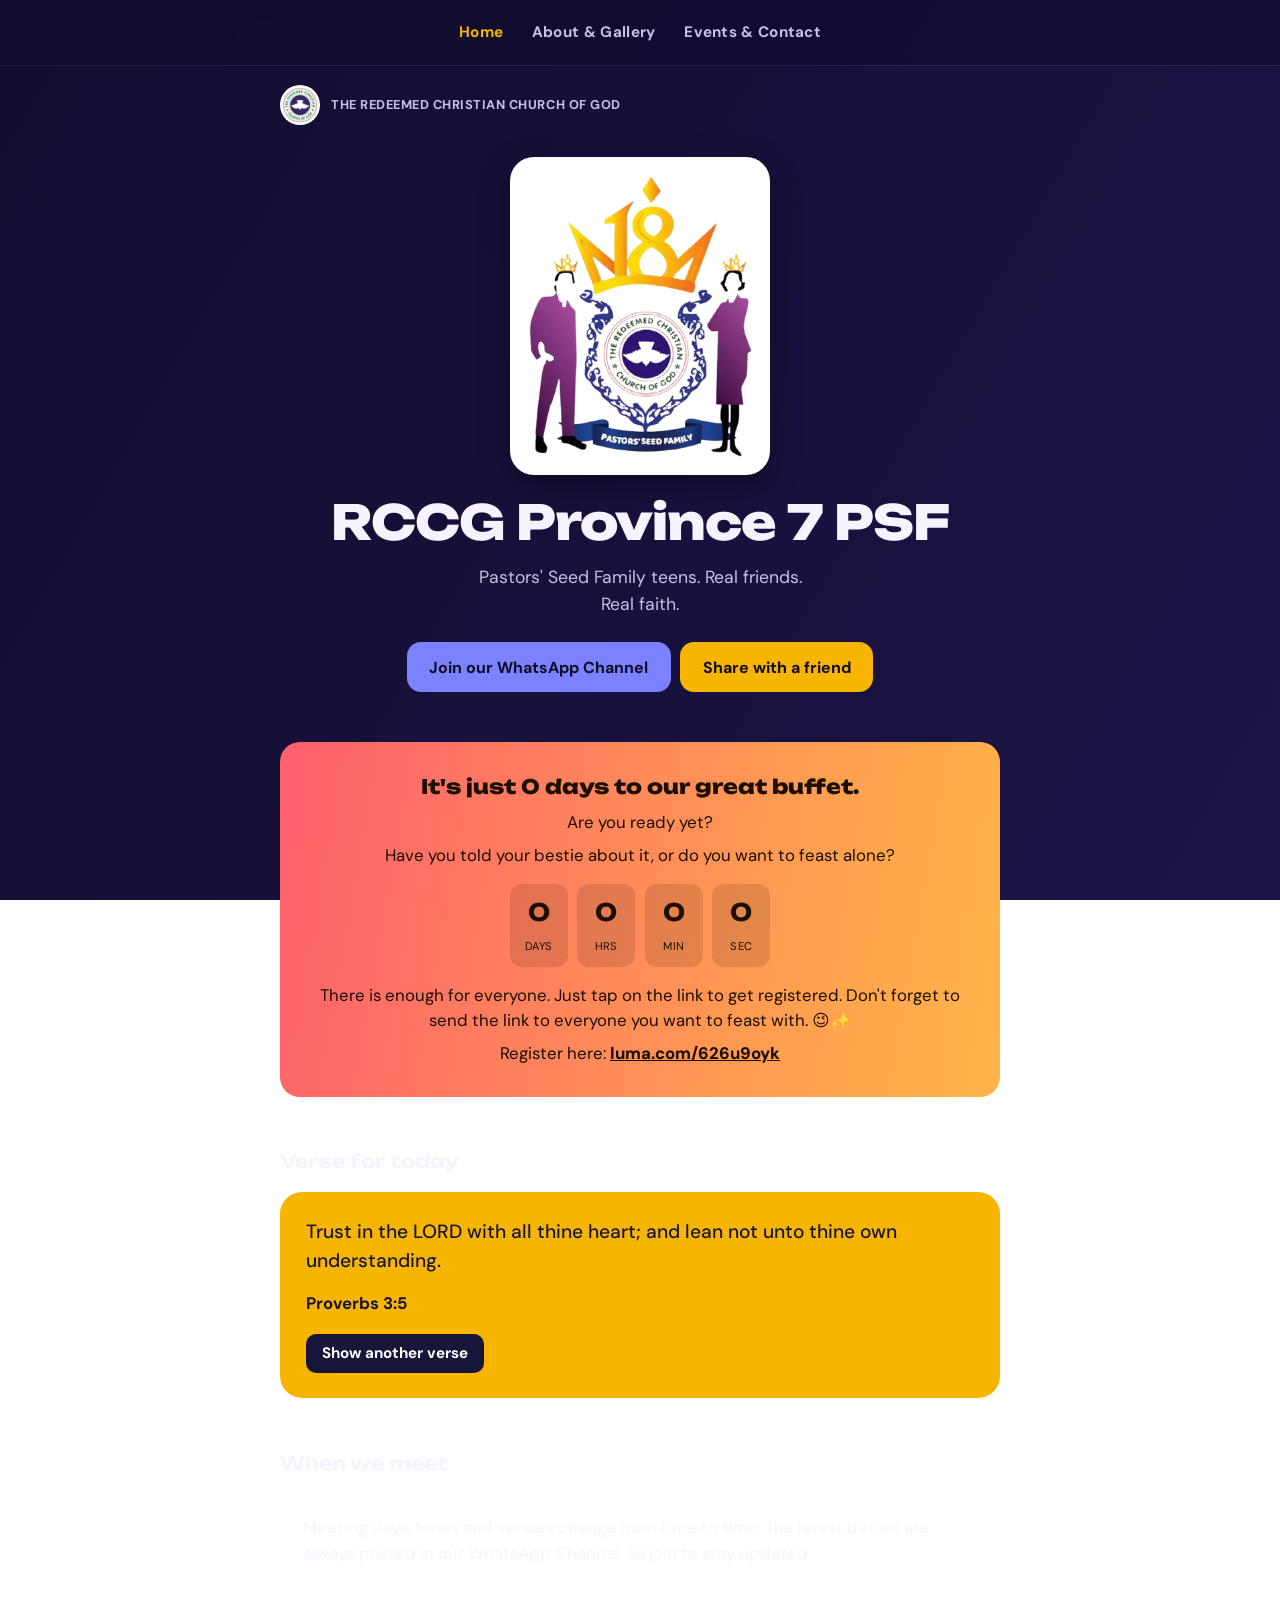
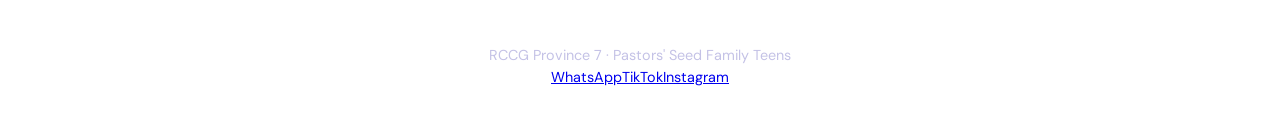
<file: index.html>
<!DOCTYPE html>
<html lang="en">
<head>
<meta charset="utf-8">
<meta name="viewport" content="width=device-width, initial-scale=1, viewport-fit=cover">
<title>RCCG Province 7 PSF</title>
<meta name="description" content="Official page of the RCCG Province 7 Pastors' Seed Family.">
<link href="https://fonts.googleapis.com/css2?family=Unbounded:wght@600;800&family=DM+Sans:wght@400;500;700&display=swap" rel="stylesheet">
<link rel="stylesheet" href="style.css">
</head>
<body>
<div class="bgwave"></div>
<nav><div class="row">
  <a href="index.html" class="active">Home</a>
  <a href="about.html">About &amp; Gallery</a>
  <a href="events.html">Events &amp; Contact</a>
</div></nav>
<div class="wrap">
  <div class="top">
    <img src="[data-uri]" alt="RCCG logo">
    <span>The Redeemed Christian Church of God</span>
  </div>

  <header>
    <img class="logo" src="[data-uri]" alt="Pastors' Seed Family logo with the number 18 and a crown">
    <h1 id="name">RCCG Province 7 PSF</h1>
    <p class="tag">Pastors' Seed Family teens. Real friends. Real faith.</p>
    <div class="row">
      <a class="btn" id="join" href="#" target="_blank" rel="noopener">Join our WhatsApp Channel</a>
      <button class="btn alt" id="share" type="button">Share with a friend</button>
    </div>
  </header>

  <section>
    <div class="announce">
      <p class="lead" id="countline">It's just <span id="daysleft">13 days</span> to our great buffet.</p>
      <p>Are you ready yet?</p>
      <p>Have you told your bestie about it, or do you want to feast alone? </p>
      <div class="countdown" id="countdown"></div>
      <p>There is enough for everyone. Just tap on the link to get registered. Don't forget to send the link to everyone you want to feast with. 😉✨</p>
      <p>Register here: <a href="https://luma.com/626u9oyk" target="_blank" rel="noopener">luma.com/626u9oyk</a></p>
    </div>
  </section>

  <section>
    <h2>Verse for today</h2>
    <div class="verse">
      <q id="vtext"></q>
      <cite id="vref"></cite>
      <button id="next" type="button">Show another verse</button>
    </div>
  </section>

  <section>
    <h2>When we meet</h2>
    <div class="card">
      <p>Meeting days, times and venues change from time to time. The latest details are always posted in our WhatsApp Channel, so join to stay updated.</p>
    </div>
  </section>

  <footer>RCCG Province 7 &middot; Pastors' Seed Family Teens<div class="social"><a href="https://whatsapp.com/channel/0029VbDlhIFJ93wdQyfQ9O46" target="_blank" rel="noopener">WhatsApp</a><a href="https://www.tiktok.com/@rccg.rivers.provi0" target="_blank" rel="noopener">TikTok</a><a href="https://www.instagram.com/rccg_rivers7psf" target="_blank" rel="noopener">Instagram</a></div></footer>
</div>

<script src="site.js"></script>
</body>
</html>
</file>
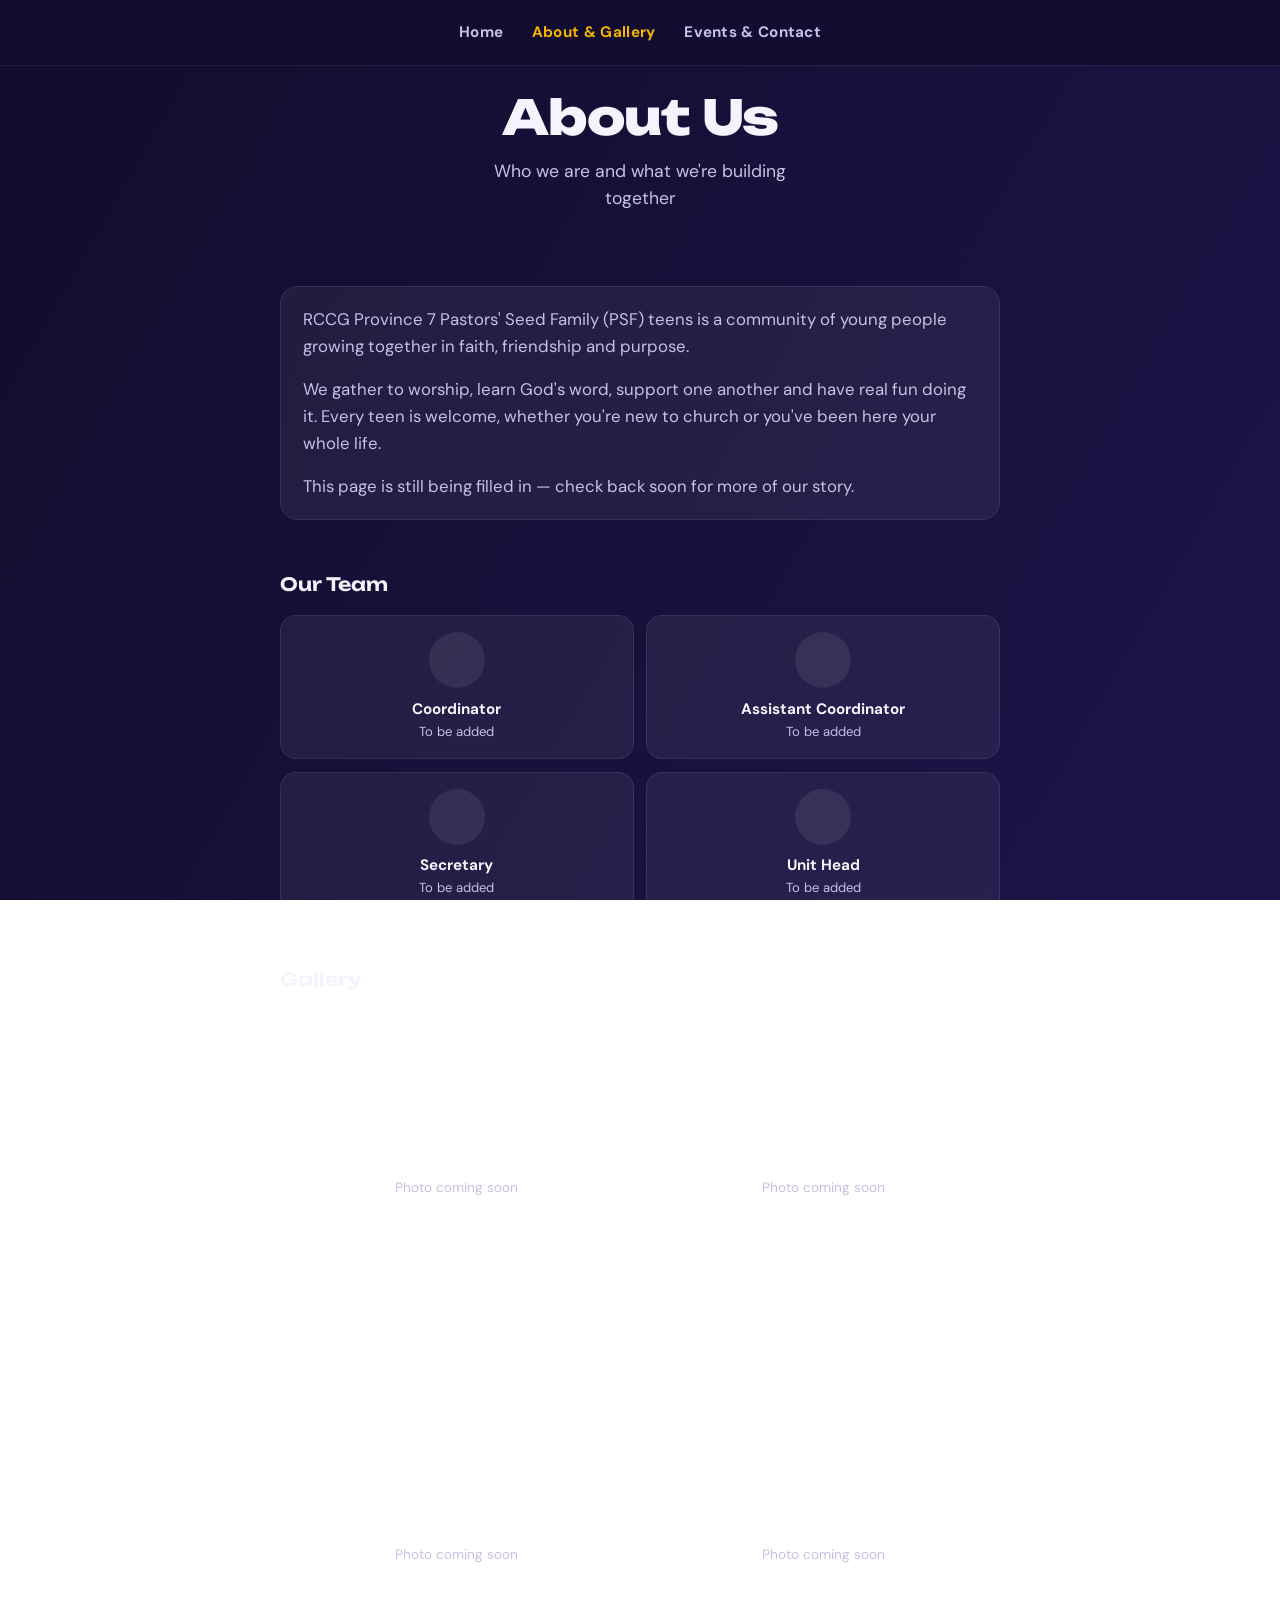
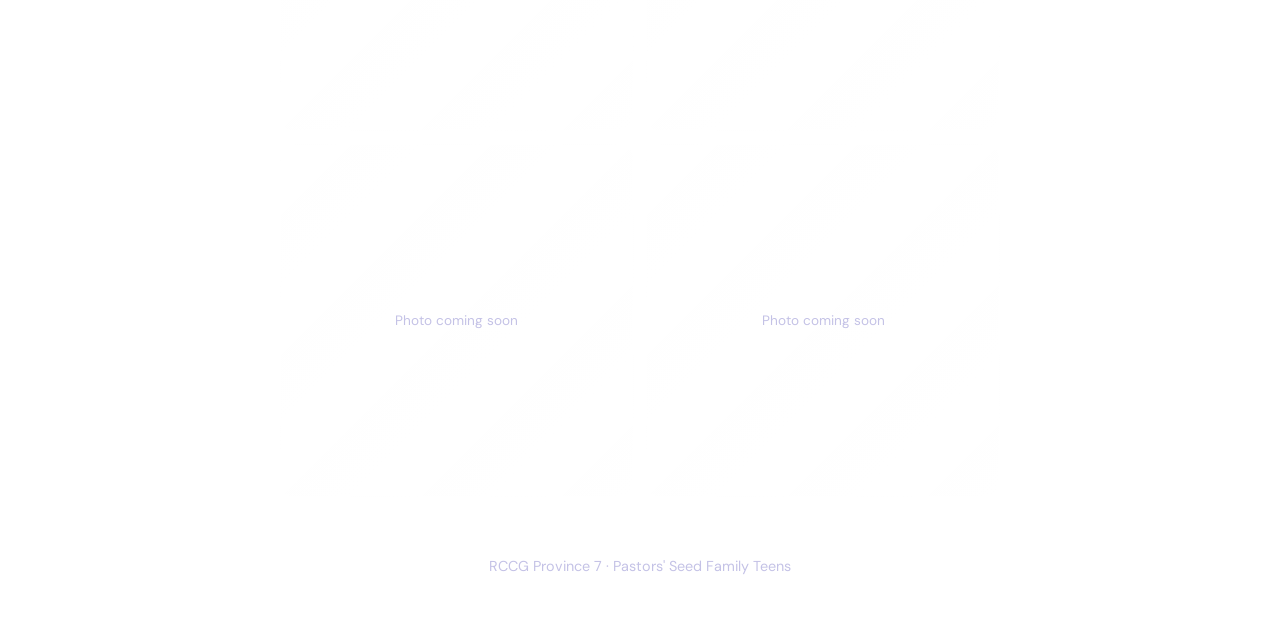
<file: about.html>
<!DOCTYPE html>
<html lang="en">
<head>
<meta charset="utf-8">
<meta name="viewport" content="width=device-width, initial-scale=1, viewport-fit=cover">
<title>About &amp; Gallery — RCCG Province 7 PSF</title>
<link href="https://fonts.googleapis.com/css2?family=Unbounded:wght@600;800&family=DM+Sans:wght@400;500;700&display=swap" rel="stylesheet">
<link rel="stylesheet" href="style.css">
</head>
<body>
<div class="bgwave"></div>
<nav><div class="row">
  <a href="index.html">Home</a>
  <a href="about.html" class="active">About &amp; Gallery</a>
  <a href="events.html">Events &amp; Contact</a>
</div></nav>
<div class="wrap">
  <header style="padding-top:1.6rem">
    <h1>About Us</h1>
    <p class="tag">Who we are and what we're building together</p>
  </header>

  <section class="about">
    <div class="card">
      <p>RCCG Province 7 Pastors' Seed Family (PSF) teens is a community of young people growing together in faith, friendship and purpose.</p>
      <p>We gather to worship, learn God's word, support one another and have real fun doing it. Every teen is welcome, whether you're new to church or you've been here your whole life.</p>
      <p>This page is still being filled in — check back soon for more of our story.</p>
    </div>
  </section>

  <section>
    <h2>Our Team</h2>
    <div class="team">
      <div class="p"><div class="av"></div><div class="nm">Coordinator</div><div class="rl">To be added</div></div>
      <div class="p"><div class="av"></div><div class="nm">Assistant Coordinator</div><div class="rl">To be added</div></div>
      <div class="p"><div class="av"></div><div class="nm">Secretary</div><div class="rl">To be added</div></div>
      <div class="p"><div class="av"></div><div class="nm">Unit Head</div><div class="rl">To be added</div></div>
    </div>
  </section>

  <section>
    <h2>Gallery</h2>
    <div class="gallery">
      <div class="ph">Photo coming soon</div>
      <div class="ph">Photo coming soon</div>
      <div class="ph">Photo coming soon</div>
      <div class="ph">Photo coming soon</div>
      <div class="ph">Photo coming soon</div>
      <div class="ph">Photo coming soon</div>
    </div>
  </section>

  <footer>RCCG Province 7 &middot; Pastors' Seed Family Teens</footer>
</div>
<script src="site.js"></script>
</body>
</html>
</file>
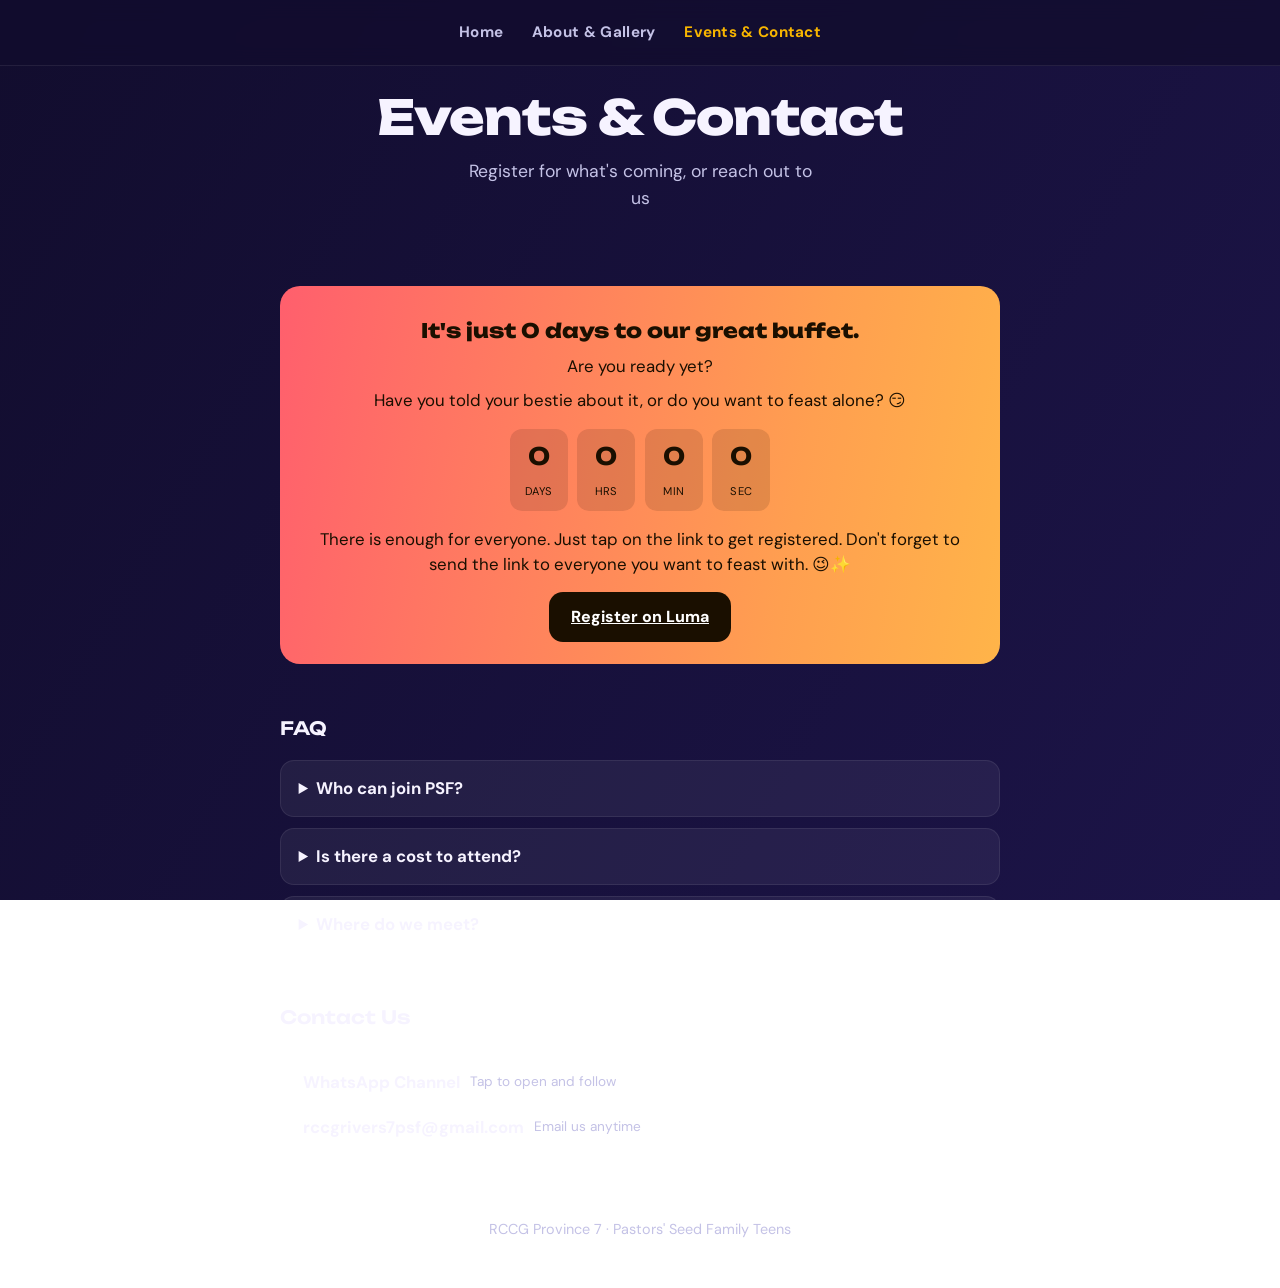
<file: events.html>
<!DOCTYPE html>
<html lang="en">
<head>
<meta charset="utf-8">
<meta name="viewport" content="width=device-width, initial-scale=1, viewport-fit=cover">
<title>Events &amp; Contact — RCCG Province 7 PSF</title>
<link href="https://fonts.googleapis.com/css2?family=Unbounded:wght@600;800&family=DM+Sans:wght@400;500;700&display=swap" rel="stylesheet">
<link rel="stylesheet" href="style.css">
</head>
<body>
<div class="bgwave"></div>
<nav><div class="row">
  <a href="index.html">Home</a>
  <a href="about.html">About &amp; Gallery</a>
  <a href="events.html" class="active">Events &amp; Contact</a>
</div></nav>
<div class="wrap">
  <header style="padding-top:1.6rem">
    <h1>Events &amp; Contact</h1>
    <p class="tag">Register for what's coming, or reach out to us</p>
  </header>

  <section>
    <div class="announce">
      <p class="lead">It's just <span id="daysleft2">13 days</span> to our great buffet.</p>
      <p>Are you ready yet?</p>
      <p>Have you told your bestie about it, or do you want to feast alone? 😏</p>
      <div class="countdown" id="countdown2"></div>
      <p>There is enough for everyone. Just tap on the link to get registered. Don't forget to send the link to everyone you want to feast with. 😉✨</p>
      <a class="btn" style="background:#1a0f00;color:#fff;margin-top:.4rem" href="https://luma.com/626u9oyk" target="_blank" rel="noopener">Register on Luma</a>
    </div>
  </section>

  <section>
    <h2>FAQ</h2>
    <details>
      <summary>Who can join PSF?</summary>
      <p>Every teenager is welcome, whether you've attended church before or not.</p>
    </details>
    <details>
      <summary>Is there a cost to attend?</summary>
      <p>No. Meetings and events are free unless stated otherwise.</p>
    </details>
    <details>
      <summary>Where do we meet?</summary>
      <p>Days, times and venues change, so the latest details are always posted in our WhatsApp Channel.</p>
    </details>
  </section>

  <section>
    <h2>Contact Us</h2>
    <div class="card">
      <ul class="contact-list">
        <li>
          <a href="#" id="waContact" target="_blank" rel="noopener">
            WhatsApp Channel
            <span class="lbl">Tap to open and follow</span>
          </a>
        </li>
        <li>
          <a href="mailto:rccgrivers7psf@gmail.com">
            rccgrivers7psf@gmail.com
            <span class="lbl">Email us anytime</span>
          </a>
        </li>
      </ul>
    </div>
  </section>

  <footer>RCCG Province 7 &middot; Pastors' Seed Family Teens</footer>
</div>
<script src="site.js"></script>
</body>
</html>
</file>
<file: style.css>
:root{--bg:#120d2e;--bg2:#1c1448;--bg3:#2a1d6b;--ink:#f6f3ff;--soft:rgba(255,255,255,.08);--blue:#7b82ff;--sun:#f7b500;--muted:#c4c2e6;--card:rgba(255,255,255,.06);box-sizing:border-box;padding-top:env(safe-area-inset-top,0px);padding-bottom:env(safe-area-inset-bottom,0px)}
*,*::before,*::after{box-sizing:inherit}
html{scroll-padding-top:env(safe-area-inset-top,0px);height:100%}
body{margin:0;min-height:100%;color:var(--ink);font:400 1.05rem/1.55 "DM Sans",system-ui,sans-serif;position:relative;overflow-x:hidden}
.bgwave{position:fixed;inset:0;z-index:-1;background:linear-gradient(120deg,var(--bg),var(--bg2),var(--bg3),var(--bg2));background-size:300% 300%;animation:wave 18s ease infinite}
@keyframes wave{0%{background-position:0% 50%}50%{background-position:100% 50%}100%{background-position:0% 50%}}
@media (prefers-reduced-motion:reduce){.bgwave{animation:none}}
.wrap{max-width:760px;margin:0 auto;padding:0 1.25rem}
nav{position:sticky;top:0;z-index:10;backdrop-filter:blur(10px);background:rgba(18,13,46,.75);border-bottom:1px solid var(--soft)}
nav .row{display:flex;gap:1.4rem;justify-content:center;padding:1rem 0;flex-wrap:wrap}
nav a{color:var(--muted);text-decoration:none;font-weight:700;font-size:.95rem;letter-spacing:.02em;padding:.3rem .2rem}
nav a.active,nav a:hover{color:var(--sun)}
.top{display:flex;align-items:center;gap:.7rem;padding:1.2rem 0 0;font-weight:700;font-size:.8rem;letter-spacing:.04em;text-transform:uppercase;color:var(--muted)}
.top img{width:40px;height:40px;background:#fff;border-radius:50%;padding:2px}
header{padding:2rem 0 1.5rem;text-align:center}
.logo{display:block;margin:0 auto 1.4rem;width:min(260px,70%);height:auto;background:#fff;border-radius:24px;padding:1rem;box-shadow:0 10px 30px rgba(0,0,0,.35)}
h1{font-family:Unbounded,system-ui,sans-serif;font-weight:800;font-size:clamp(1.8rem,8vw,3rem);line-height:1.08;margin:0;letter-spacing:-.02em}
.tag{font-size:1.1rem;margin:.9rem auto 1.5rem;max-width:30ch;color:var(--muted)}
.btn{display:inline-block;font:700 1rem "DM Sans",sans-serif;text-decoration:none;border:0;border-radius:14px;padding:.9rem 1.4rem;cursor:pointer;background:var(--blue);color:#0f0c24}
.btn.alt{background:var(--sun);color:#0f0c24}
.btn:focus-visible{outline:3px solid var(--ink);outline-offset:3px}
.btn:active{transform:scale(.97)}
.row{display:flex;flex-wrap:wrap;gap:.6rem;justify-content:center}
section{padding:1.6rem 0}
h2{font-family:Unbounded,system-ui,sans-serif;font-weight:600;font-size:1.15rem;margin:0 0 1rem}
.verse{background:var(--sun);color:#17163a;border-radius:22px;padding:1.6rem}
.verse q{display:block;font-size:1.2rem;line-height:1.5;font-weight:500;quotes:none}
.verse cite{display:block;margin-top:.9rem;font-weight:700;font-style:normal}
.verse button{margin-top:1.1rem;background:#17163a;color:#fff;font:700 .95rem "DM Sans",sans-serif;border:0;border-radius:10px;padding:.6rem 1rem;cursor:pointer}
.verse button:focus-visible{outline:3px solid #17163a;outline-offset:3px}
.card{background:var(--card);border:1px solid var(--soft);border-radius:18px;padding:1.2rem 1.4rem}
.card p{margin:0}
ol{padding-left:1.3rem;margin:0}
li{margin-bottom:.5rem}
li:last-child{margin-bottom:0}
footer{padding:2rem 0 3rem;color:var(--muted);font-size:.9rem;text-align:center}
.announce{background:linear-gradient(100deg,#ff5f6d,#ff9f50,#ffd23f,#ff9f50,#ff5f6d);background-size:300% 100%;animation:shine 7s linear infinite;color:#1a0f00;border-radius:20px;padding:1.4rem 1.3rem;text-align:center}
@media (prefers-reduced-motion:reduce){.announce{animation:none}}
@keyframes shine{0%{background-position:0% 50%}100%{background-position:300% 50%}}
.announce p{margin:.5rem 0;font-size:1.05rem;line-height:1.5}
.announce .lead{font-size:1.25rem;font-weight:800;font-family:Unbounded,system-ui,sans-serif}
.announce a{color:#1a0f00;font-weight:800;text-decoration:underline}
.countdown{display:flex;gap:.6rem;justify-content:center;margin:1rem 0}
.countdown div{background:rgba(26,15,0,.12);border-radius:12px;padding:.6rem .9rem;min-width:58px}
.countdown b{display:block;font-size:1.5rem;font-family:Unbounded,system-ui,sans-serif}
.countdown span{font-size:.7rem;text-transform:uppercase;letter-spacing:.04em}
.gallery{display:grid;grid-template-columns:1fr 1fr;gap:.8rem}
.gallery .ph{aspect-ratio:1;border-radius:16px;background:linear-gradient(135deg,var(--card),var(--soft));display:flex;align-items:center;justify-content:center;color:var(--muted);font-size:.85rem;text-align:center;padding:.5rem;border:1px dashed rgba(255,255,255,.25)}
.about p{margin:0 0 1rem;color:var(--muted);line-height:1.6}
.about p:last-child{margin-bottom:0}
.team{display:grid;grid-template-columns:1fr 1fr;gap:.8rem}
.team .p{background:var(--card);border:1px solid var(--soft);border-radius:16px;padding:1rem;text-align:center}
.team .av{width:56px;height:56px;border-radius:50%;background:var(--soft);margin:0 auto .6rem}
.team .nm{font-weight:700;font-size:.95rem}
.team .rl{color:var(--muted);font-size:.82rem}
details{background:var(--card);border:1px solid var(--soft);border-radius:14px;padding:.9rem 1.1rem;margin-bottom:.7rem}
details:last-child{margin-bottom:0}
summary{font-weight:700;cursor:pointer}
details p{margin:.6rem 0 0;color:var(--muted)}
.contact-list{list-style:none;padding:0;margin:0;display:flex;flex-direction:column;gap:.7rem}
.contact-list a{color:var(--ink);text-decoration:none;font-weight:700;display:flex;align-items:center;gap:.6rem}
.contact-list span.lbl{color:var(--muted);font-weight:400;font-size:.85rem;display:block}
</file>
